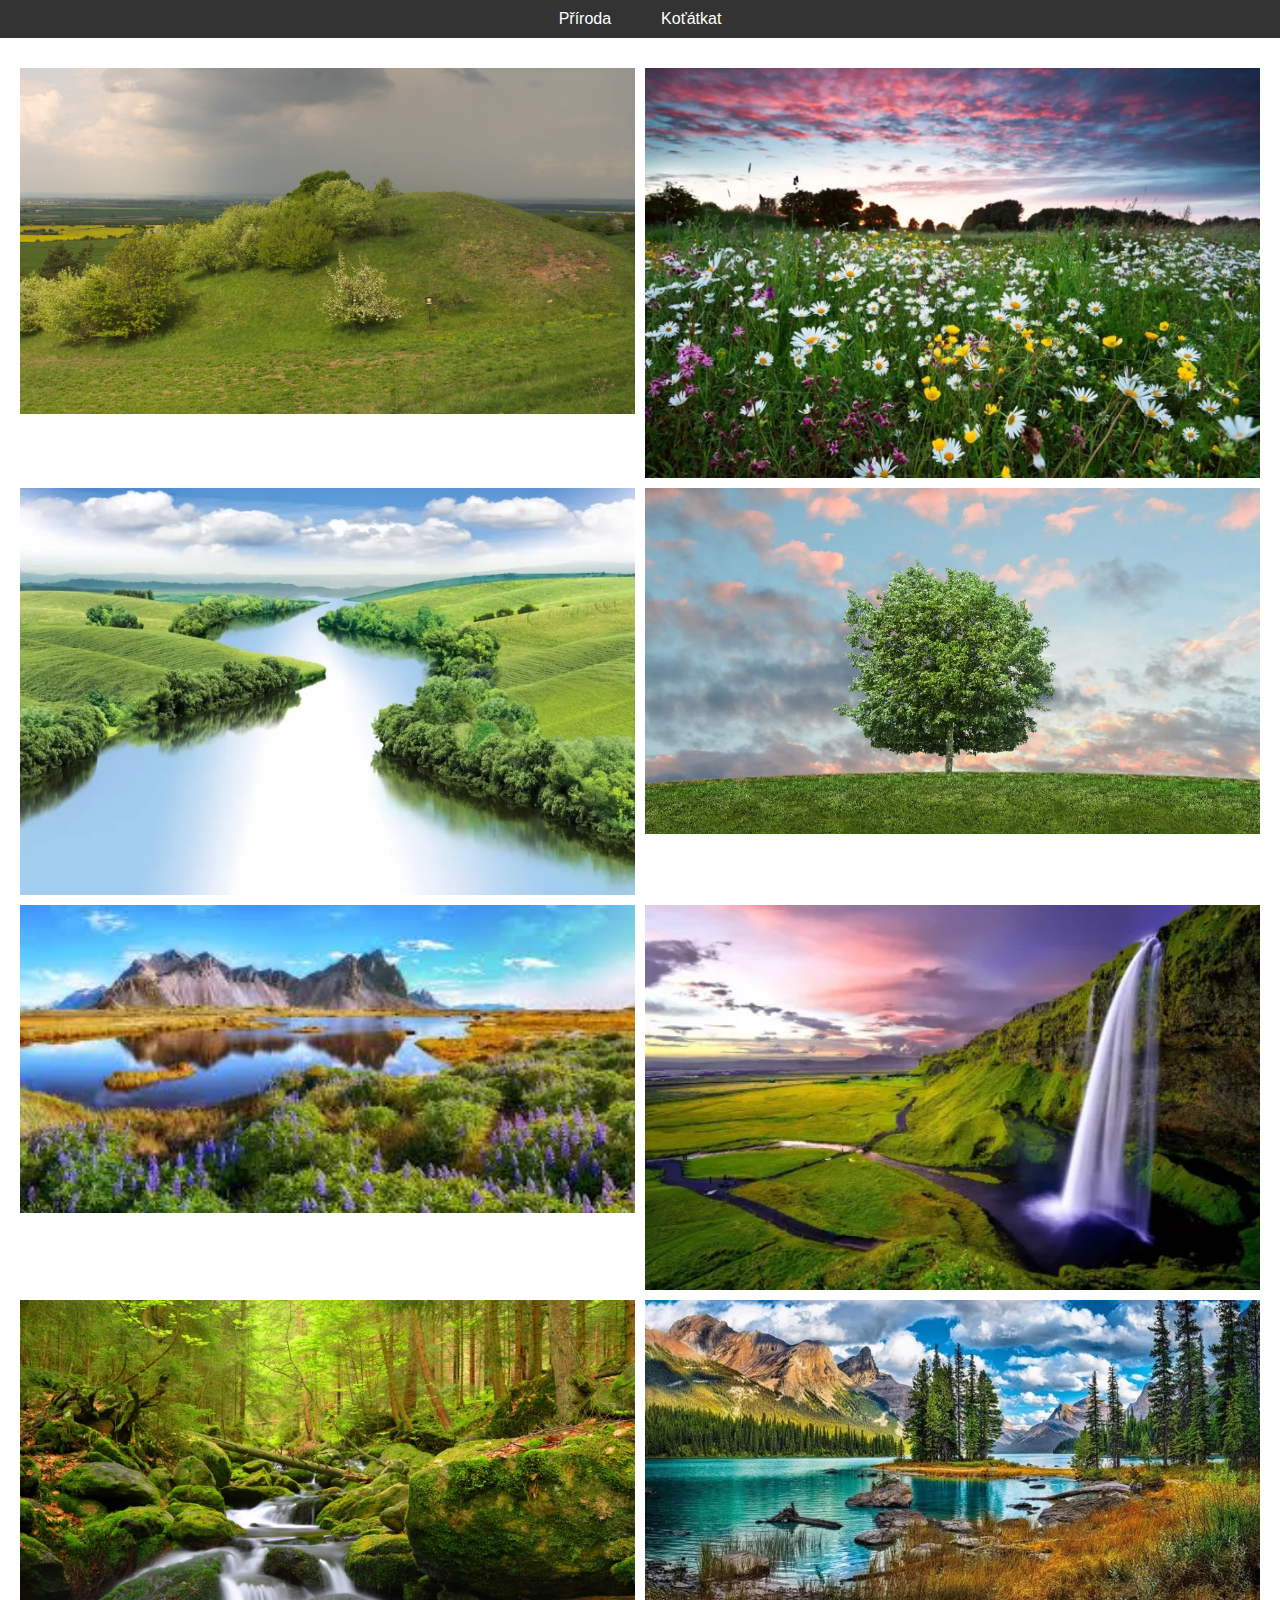
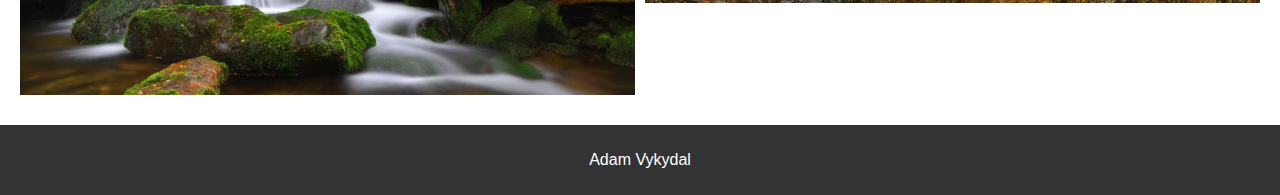
<file: index.html>
<!DOCTYPE html>
<html lang="cs">
<head>
    <meta charset="UTF-8">
    <meta name="viewport" content="width=device-width, initial-scale=1.0">
    <title>Galerie</title>
    <link rel="stylesheet" href="styles.css">
</head>
<body>
    <nav>
        <ul>
            <li><a href="index.html">Příroda</a></li>
            <li><a href="kittens.html">Koťátkat</a></li>
        </ul>
    </nav>

    <main>
        <section id="gallery">
            <div class="grid-container">
                <div class="grid-item"><img src="img/kopec.jpg" alt="Obrázek 1"></div>
                <div class="grid-item"><img src="img/louka.webp" alt="Obrázek 2"></div>
                <div class="grid-item"><img src="img/reka.webp" alt="Obrázek 3"></div>
                <div class="grid-item"><img src="img/strom.webp" alt="Obrázek 4"></div>
                <div class="grid-item"><img src="img/hora.jpg" alt="Obrázek 5"></div>
                <div class="grid-item"><img src="img/vodopad.webp" alt="Obrázek 6"></div>
                <div class="grid-item"><img src="img/potok.jpg" alt="Obrázek 6"></div>
                <div class="grid-item"><img src="img/jezero.webp" alt="Obrázek 6"></div>
            </div>
        </section>
    </main>

    <footer>
        <p>Adam Vykydal</p>
    </footer>
</body>
</html>
</file>
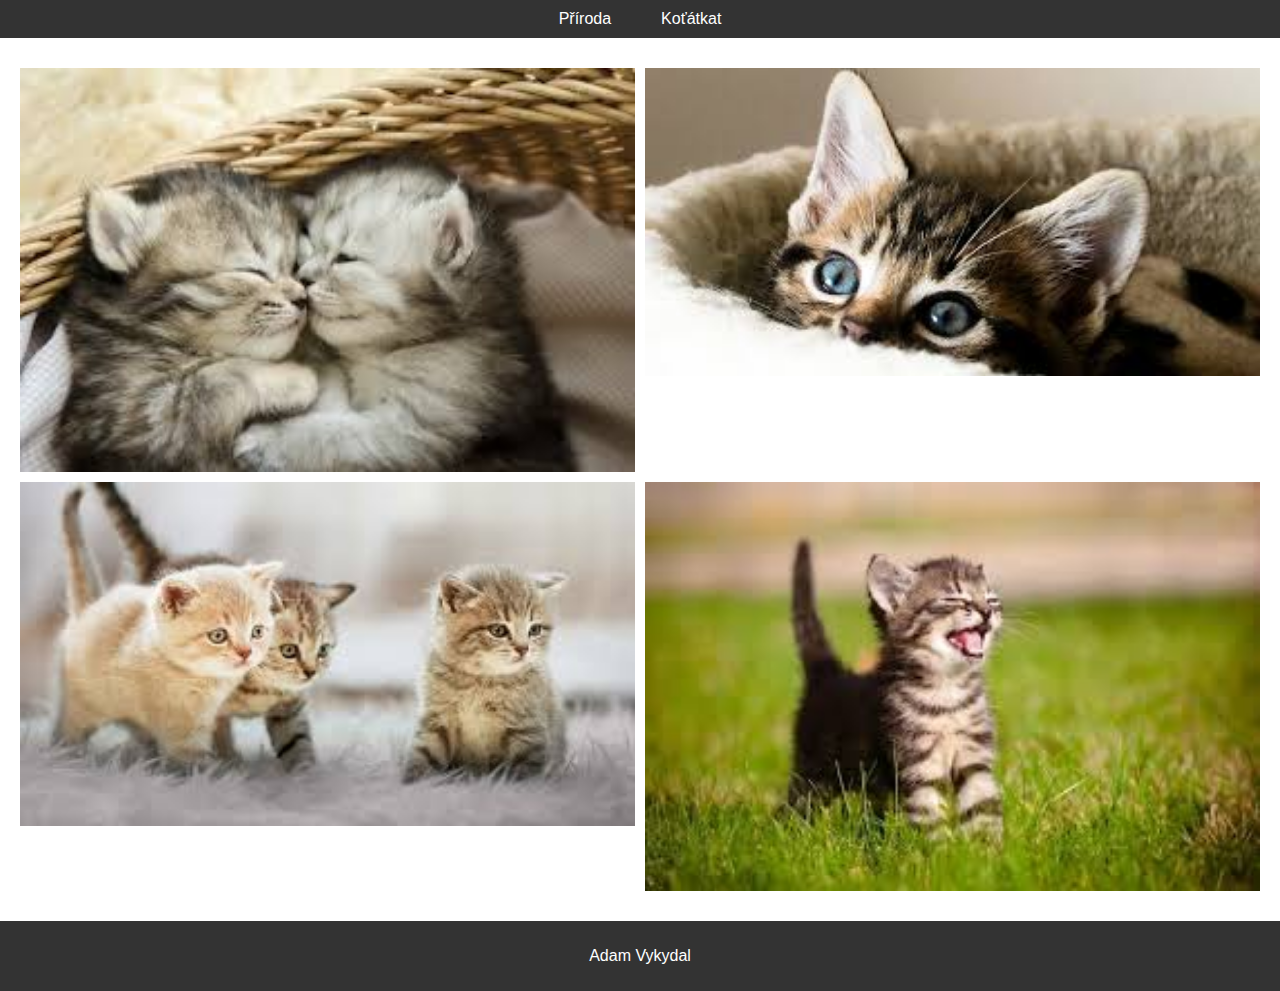
<file: kittens.html>
<!DOCTYPE html>
<html lang="cs">
<head>
    <meta charset="UTF-8">
    <meta name="viewport" content="width=device-width, initial-scale=1.0">
    <title>Galerie</title>
    <link rel="stylesheet" href="styles.css">
</head>
<body>
    <nav>
        <ul>
            <li><a href="index.html">Příroda</a></li>
            <li><a href="kittens.html">Koťátkat</a></li>
        </ul>
    </nav>

    <main>
        <section id="gallery">
            <div class="grid-container">
                <div class="grid-item"><img src="img/kitten1.jpg" alt="Obrázek 1"></div>
                <div class="grid-item"><img src="img/kitten2.jpg" alt="Obrázek 2"></div>
                <div class="grid-item"><img src="img/kitten3.jpg" alt="Obrázek 3"></div>
                <div class="grid-item"><img src="img/kitten4.jpg" alt="Obrázek 4"></div>
                
            </div>
        </section>
    </main>

    <footer>
        <p>Adam Vykydal</p>
    </footer>
</body>
</html>
</file>
<file: styles.css>
body {
    font-family: Arial, sans-serif;
    margin: 0;
    padding: 0;
}

nav {
    background-color: #333;
    color: white;
    padding: 10px 0;
    
}

nav ul {
    list-style: none;
    margin: 0;
    padding: 0;
    display: flex;
    justify-content: center;
}

nav ul li {
    margin: 0 15px;
}

nav ul li a {
    color: white;
    text-decoration: none;
    padding: 5px 10px;
}

nav ul li a:hover {
    background-color: #575757;
    border-radius: 5px;
}

main {
    padding: 20px;
}

.grid-container {
    display: grid;
    grid-template-columns: repeat(2, 1fr) ;
    gap: 10px;
    margin-top: 10px;
}

.grid-item img {
    width: 100%;
    height: auto;
    display: block;
}

footer {
    margin-top: 10px;
    background-color: #333;
    color: white;
    text-align: center;
    padding: 10px 0;
    width: 100%;
    bottom: 0;
}
</file>
